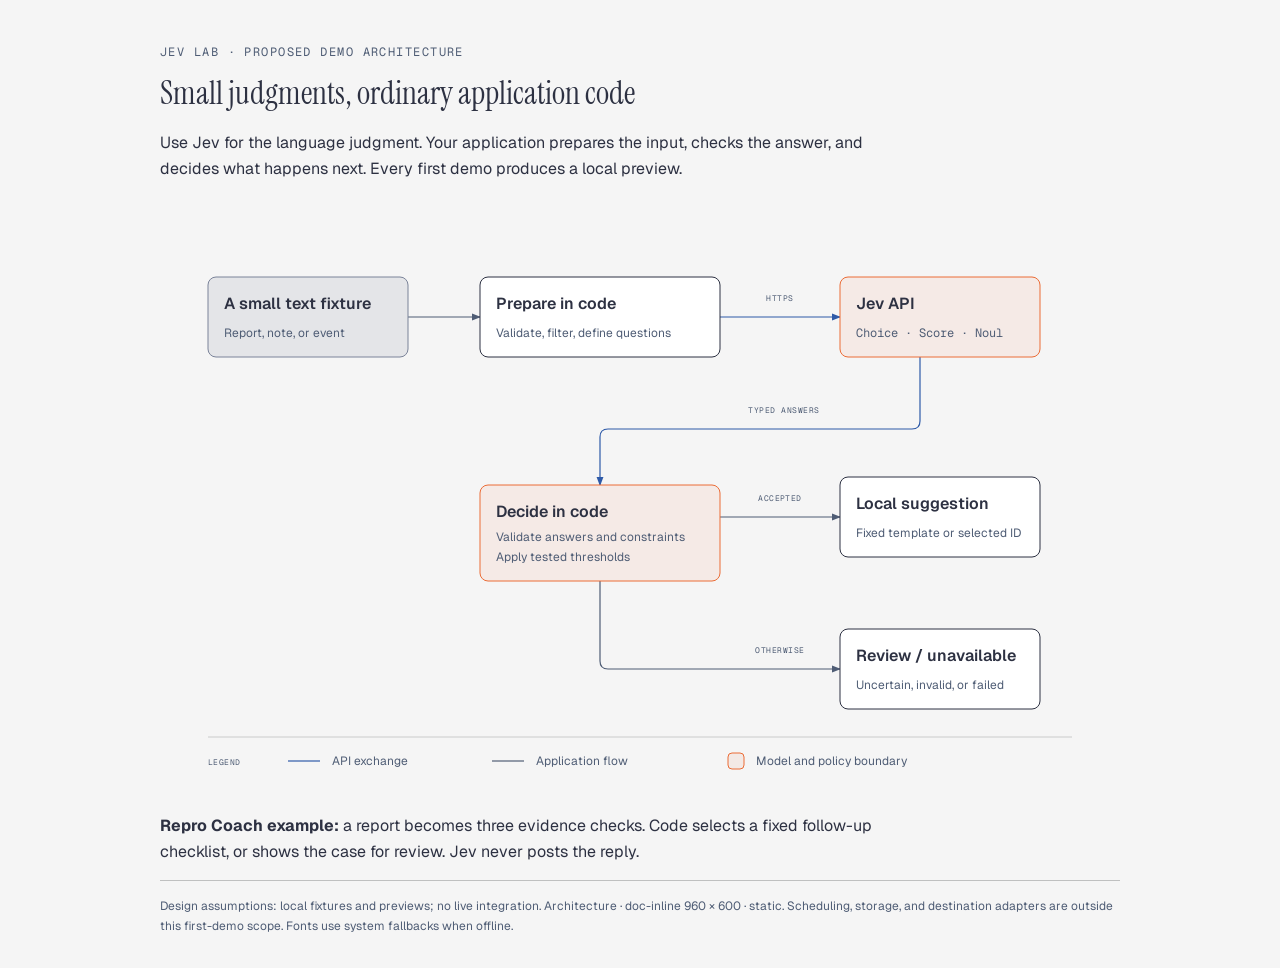
<file: docs/diagrams/jev-decision-loop.html>
<!DOCTYPE html>
<html lang="en">
<head>
  <meta charset="UTF-8">
  <meta name="viewport" content="width=device-width, initial-scale=1.0">
  <title>Where Jev fits in a small automation</title>
  <link rel="stylesheet" href="https://fonts.googleapis.com/css2?family=Instrument+Serif&amp;family=Geist:wght@400;500;600&amp;family=Geist+Mono:wght@400;500&amp;display=swap">
  <style>
    * { box-sizing: border-box; }
    body { margin: 0; padding: 32px 24px; background: #f5f5f5; color: #2d3142; font-family: 'Geist', system-ui, sans-serif; }
    main { max-width: 960px; margin: auto; }
    .eyebrow { font: 12px 'Geist Mono', monospace; color: #4f5d75; letter-spacing: .12em; text-transform: uppercase; }
    h1 { font: 400 32px 'Instrument Serif', Georgia, serif; margin: 12px 0; }
    p { max-width: 760px; line-height: 1.6; }
    .figure { overflow-x: auto; }
    svg { display: block; width: 100%; min-width: 720px; }
    svg text { font-family: 'Geist', sans-serif; fill: #2d3142; }
    .name { font-size: 16px; font-weight: 600; }
    .detail { font-size: 12px; fill: #4f5d75; }
    .technical { font-family: 'Geist Mono', monospace; font-size: 12px; fill: #4f5d75; }
    .edge { font-family: 'Geist Mono', monospace; font-size: 8px; fill: #4f5d75; letter-spacing: .06em; }
    footer { border-top: 1px solid #bfc0c0; margin-top: 16px; padding-top: 16px; color: #4f5d75; font-size: 12px; line-height: 1.6; }
    @media print { body { padding: 0; } svg { min-width: 0; } .figure { overflow: visible; } }
  </style>
</head>
<body>
<main>
  <p class="eyebrow">Jev Lab · Proposed demo architecture</p>
  <h1>Small judgments, ordinary application code</h1>
  <p>Use Jev for the language judgment. Your application prepares the input, checks the answer, and decides what happens next. Every first demo produces a local preview.</p>
  <div class="figure" tabindex="0" role="region" aria-label="Architecture diagram; scroll horizontally on narrow screens">
    <svg viewBox="0 0 960 600" xmlns="http://www.w3.org/2000/svg" role="img" aria-labelledby="jev-decision-loop-title jev-decision-loop-desc">
      <title id="jev-decision-loop-title">Where Jev fits in a small automation</title>
      <desc id="jev-decision-loop-desc">Application code prepares a text fixture for Jev, validates the returned typed answers, and routes the result to a local suggestion or review when uncertain or unavailable.</desc>
      <defs>
        <marker id="arrow" markerWidth="8" markerHeight="6" refX="7" refY="3" orient="auto"><polygon points="0 0, 8 3, 0 6" fill="#4f5d75"/></marker>
        <marker id="arrow-accent" markerWidth="8" markerHeight="6" refX="7" refY="3" orient="auto"><polygon points="0 0, 8 3, 0 6" fill="#eb6c36"/></marker>
        <marker id="arrow-link" markerWidth="8" markerHeight="6" refX="7" refY="3" orient="auto"><polygon points="0 0, 8 3, 0 6" fill="#2e5aa8"/></marker>
      </defs>
      <rect width="960" height="600" fill="#f5f5f5"/>
      <!-- Connectors are painted before nodes. Each edge has its own port. -->
      <path d="M248 120 H320" fill="none" stroke="#4f5d75" stroke-width="1.2" marker-end="url(#arrow)"/>
      <path d="M560 120 H680" fill="none" stroke="#2e5aa8" stroke-width="1.2" marker-end="url(#arrow-link)"/>
      <path d="M760 160 V224 Q760 232 752 232 H448 Q440 232 440 240 V288" fill="none" stroke="#2e5aa8" stroke-width="1.2" marker-end="url(#arrow-link)"/>
      <path d="M560 320 H680" fill="none" stroke="#4f5d75" stroke-width="1.2" marker-end="url(#arrow)"/>
      <path d="M440 384 V464 Q440 472 448 472 H680" fill="none" stroke="#4f5d75" stroke-width="1.2" marker-end="url(#arrow)"/>
      <!-- Each label mask ends 8px above its connector. -->
      <rect x="588" y="92" width="64" height="20" fill="#f5f5f5"/>
      <text x="620" y="104" class="edge" text-anchor="middle">HTTPS</text>
      <rect x="576" y="204" width="96" height="20" fill="#f5f5f5"/>
      <text x="624" y="216" class="edge" text-anchor="middle">TYPED ANSWERS</text>
      <rect x="584" y="292" width="72" height="20" fill="#f5f5f5"/>
      <text x="620" y="304" class="edge" text-anchor="middle">ACCEPTED</text>
      <rect x="576" y="444" width="88" height="20" fill="#f5f5f5"/>
      <text x="620" y="456" class="edge" text-anchor="middle">OTHERWISE</text>
      <!-- Input -->
      <rect x="48" y="80" width="200" height="80" rx="8" fill="#f5f5f5"/>
      <rect x="48" y="80" width="200" height="80" rx="8" fill="rgba(79,93,117,0.10)" stroke="#7a8399"/>
      <text x="64" y="112" class="name">A small text fixture</text>
      <text x="64" y="140" class="detail">Report, note, or event</text>
      <!-- Application input preparation -->
      <rect x="320" y="80" width="240" height="80" rx="8" fill="#ffffff" stroke="#2d3142"/>
      <text x="336" y="112" class="name">Prepare in code</text>
      <text x="336" y="140" class="detail">Validate, filter, define questions</text>
      <!-- Jev is one of two focal components -->
      <rect x="680" y="80" width="200" height="80" rx="8" fill="#f5f5f5"/>
      <rect x="680" y="80" width="200" height="80" rx="8" fill="rgba(235,108,54,0.08)" stroke="#eb6c36"/>
      <text x="696" y="112" class="name">Jev API</text>
      <text x="696" y="140" class="technical">Choice · Score · Noul</text>
      <!-- Application policy -->
      <rect x="320" y="288" width="240" height="96" rx="8" fill="#f5f5f5"/>
      <rect x="320" y="288" width="240" height="96" rx="8" fill="rgba(235,108,54,0.08)" stroke="#eb6c36"/>
      <text x="336" y="320" class="name">Decide in code</text>
      <text x="336" y="344" class="detail">Validate answers and constraints</text>
      <text x="336" y="364" class="detail">Apply tested thresholds</text>
      <!-- Outcomes -->
      <rect x="680" y="280" width="200" height="80" rx="8" fill="#ffffff" stroke="#2d3142"/>
      <text x="696" y="312" class="name">Local suggestion</text>
      <text x="696" y="340" class="detail">Fixed template or selected ID</text>
      <rect x="680" y="432" width="200" height="80" rx="8" fill="#ffffff" stroke="#2d3142"/>
      <text x="696" y="464" class="name">Review / unavailable</text>
      <text x="696" y="492" class="detail">Uncertain, invalid, or failed</text>
      <!-- Legend is outside the flow, in the bottom strip. -->
      <line x1="48" y1="540" x2="912" y2="540" stroke="#bfc0c0" stroke-width="0.8"/>
      <text x="48" y="568" class="edge">LEGEND</text>
      <line x1="128" y1="564" x2="160" y2="564" stroke="#2e5aa8" stroke-width="1.2"/>
      <text x="172" y="568" class="detail">API exchange</text>
      <line x1="332" y1="564" x2="364" y2="564" stroke="#4f5d75" stroke-width="1.2"/>
      <text x="376" y="568" class="detail">Application flow</text>
      <rect x="568" y="556" width="16" height="16" rx="4" fill="rgba(235,108,54,0.08)" stroke="#eb6c36"/>
      <text x="596" y="568" class="detail">Model and policy boundary</text>
    </svg>
  </div>
  <p><strong>Repro Coach example:</strong> a report becomes three evidence checks. Code selects a fixed follow-up checklist, or shows the case for review. Jev never posts the reply.</p>
  <footer>Design assumptions: local fixtures and previews; no live integration. Architecture · doc-inline 960 × 600 · static. Scheduling, storage, and destination adapters are outside this first-demo scope. Fonts use system fallbacks when offline.</footer>
</main>
</body>
</html>
</file>
